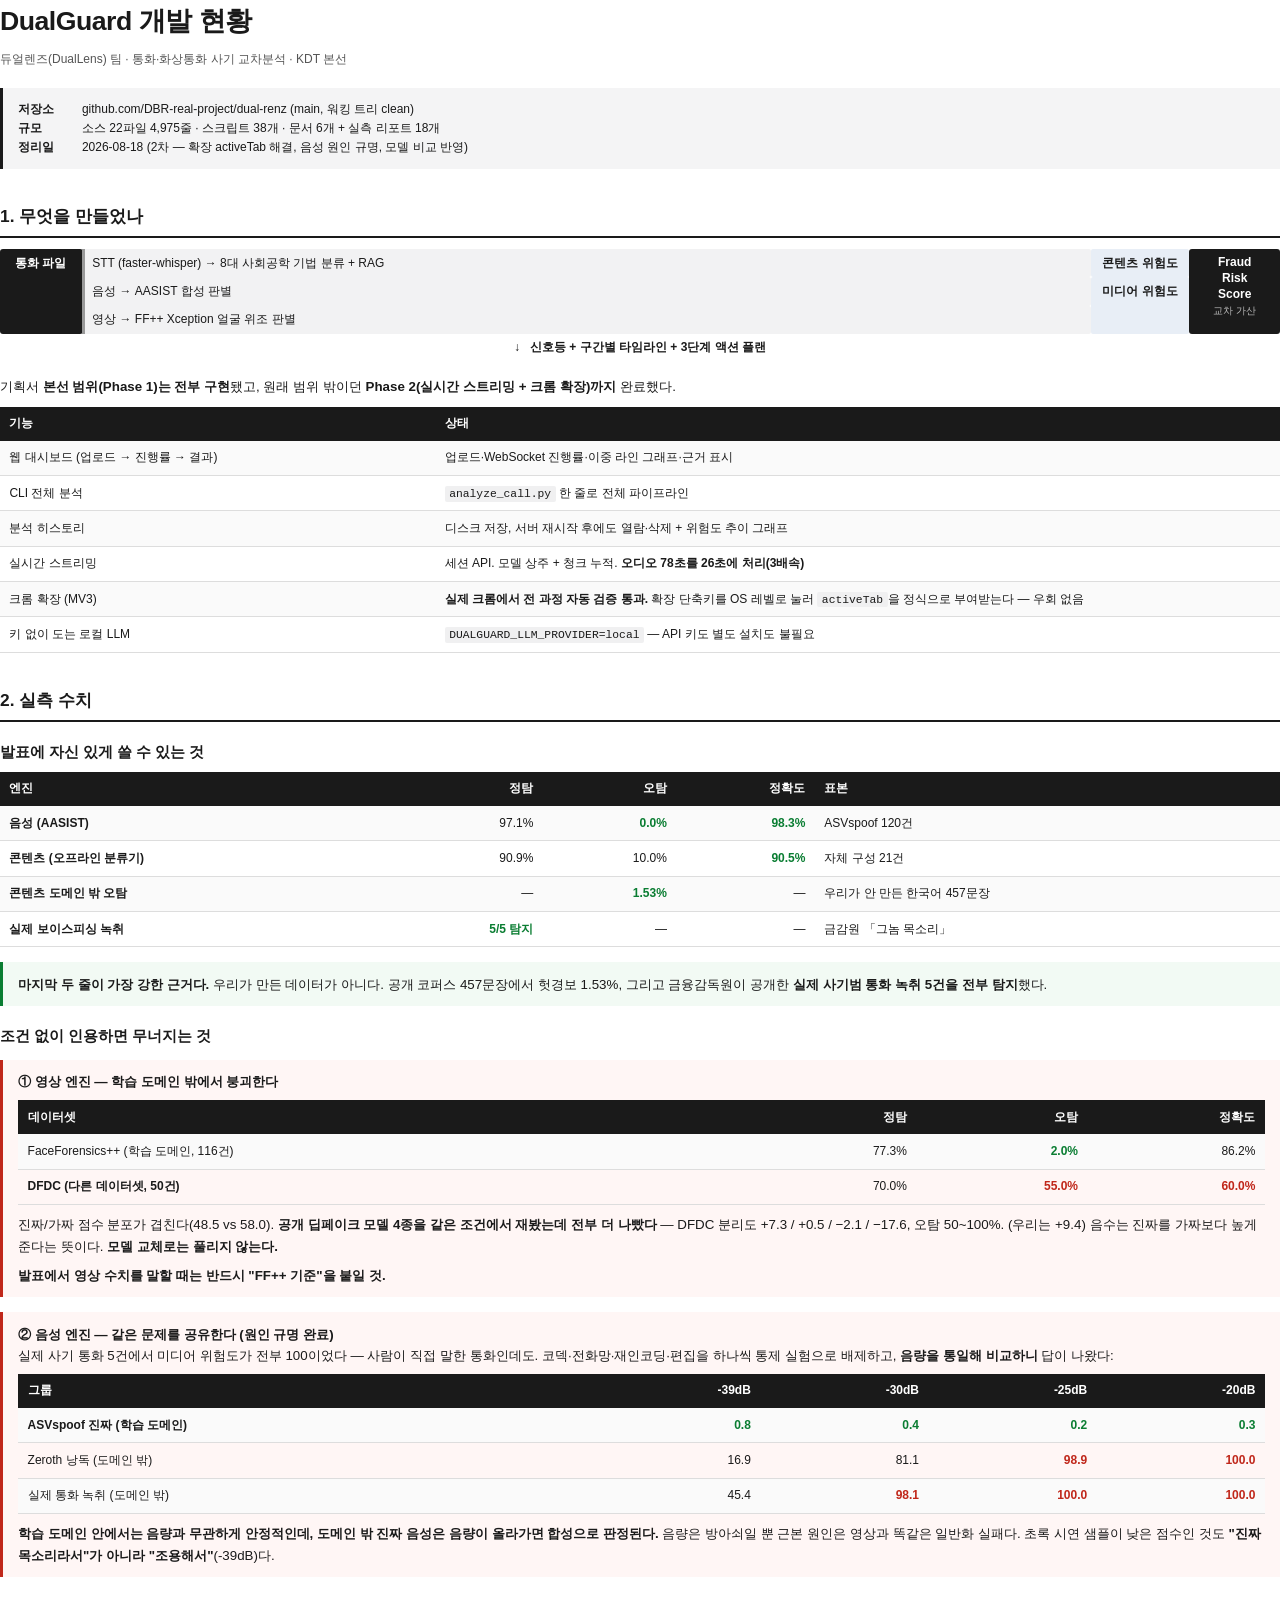
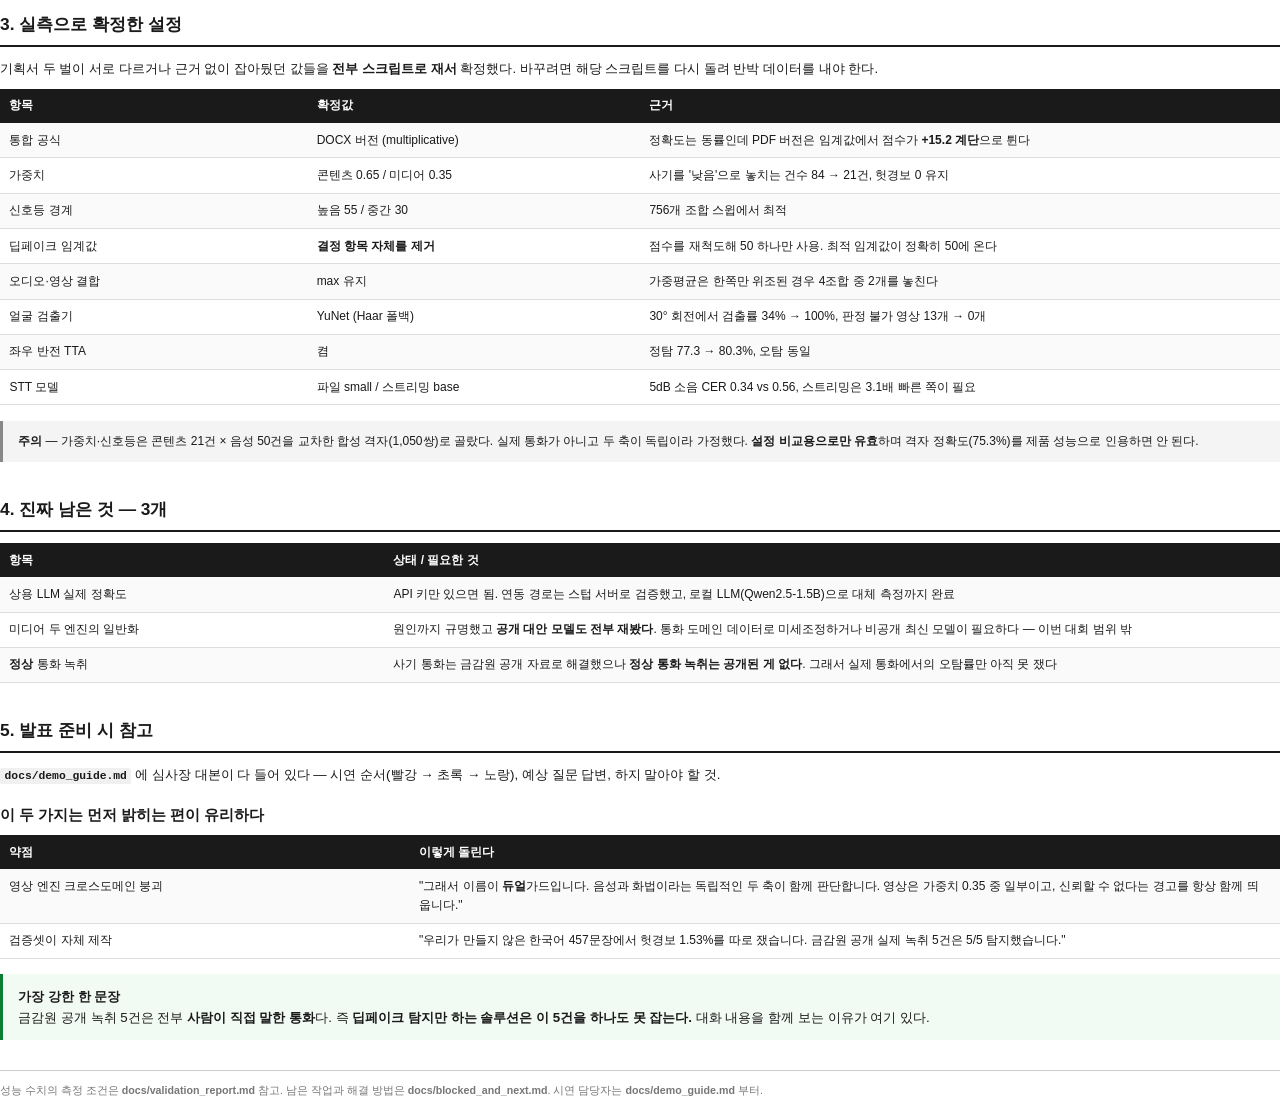
<file: docs/DualGuard_개발현황_2026-08-18.html>
<!doctype html>
<html lang="ko">
<head>
<meta charset="utf-8">
<title>DualGuard 개발 현황</title>
<style>
  @page { size: A4; margin: 16mm 14mm; }
  * { box-sizing: border-box; }
  body {
    font-family: "Malgun Gothic", "맑은 고딕", sans-serif;
    font-size: 10pt; line-height: 1.6; color: #1a1a1a; margin: 0;
    -webkit-print-color-adjust: exact; print-color-adjust: exact;
  }
  h1 { font-size: 20pt; margin: 0 0 2mm; letter-spacing: -0.5px; }
  h2 {
    font-size: 13pt; margin: 9mm 0 3mm; padding-bottom: 1.5mm;
    border-bottom: 2px solid #1a1a1a; page-break-after: avoid;
  }
  h3 { font-size: 11pt; margin: 5mm 0 2mm; page-break-after: avoid; }
  p { margin: 0 0 2.5mm; }
  .sub { color: #555; font-size: 9pt; margin-bottom: 5mm; }
  .meta {
    background: #f4f4f5; border-left: 3px solid #1a1a1a;
    padding: 3mm 4mm; margin-bottom: 6mm; font-size: 9pt;
  }
  .meta b { display: inline-block; min-width: 16mm; }
  table {
    width: 100%; border-collapse: collapse; margin: 2mm 0 4mm;
    font-size: 9pt; page-break-inside: avoid;
  }
  th {
    background: #1a1a1a; color: #fff; text-align: left;
    padding: 2mm 2.5mm; font-weight: 600;
  }
  td { padding: 2mm 2.5mm; border-bottom: 1px solid #ddd; vertical-align: top; }
  tr:nth-child(even) td { background: #fafafa; }
  .num { text-align: right; font-variant-numeric: tabular-nums; white-space: nowrap; }
  .good { color: #0a7d32; font-weight: 700; }
  .bad  { color: #c0271a; font-weight: 700; }
  code {
    font-family: Consolas, "D2Coding", monospace; font-size: 8.5pt;
    background: #f0f0f1; padding: 0.5mm 1.2mm; border-radius: 2px;
  }
  pre {
    background: #f7f7f8; border: 1px solid #e3e3e5; border-radius: 3px;
    padding: 3mm; font-family: Consolas, monospace; font-size: 8pt;
    line-height: 1.45; overflow: hidden; page-break-inside: avoid; margin: 2mm 0 4mm;
  }
  .warn {
    background: #fff6f5; border-left: 3px solid #c0271a;
    padding: 3mm 4mm; margin: 3mm 0 4mm; page-break-inside: avoid;
  }
  .ok {
    background: #f2faf4; border-left: 3px solid #0a7d32;
    padding: 3mm 4mm; margin: 3mm 0 4mm; page-break-inside: avoid;
  }
  .note {
    background: #f4f4f5; border-left: 3px solid #888;
    padding: 3mm 4mm; margin: 3mm 0 4mm; font-size: 9pt;
  }
  ul { margin: 0 0 3mm; padding-left: 5mm; }
  li { margin-bottom: 1.2mm; }
  .pb { page-break-before: always; }
  /* 파이프라인 도식 */
  table.flow { margin: 3mm 0 1mm; font-size: 9pt; }
  table.flow td { border: none; background: none !important; padding: 1.2mm 2mm; }
  table.flow .src {
    width: 22mm; background: #1a1a1a !important; color: #fff;
    text-align: center; font-weight: 700; border-radius: 3px; white-space: nowrap;
  }
  table.flow .ch {
    background: #f2f2f3 !important; border-left: 3px solid #999; border-radius: 2px;
  }
  table.flow .mid {
    width: 26mm; text-align: center; font-weight: 700;
    background: #e8eef6 !important; border-radius: 2px;
  }
  table.flow .out {
    width: 24mm; text-align: center; background: #1a1a1a !important;
    color: #fff; border-radius: 3px; line-height: 1.35;
  }
  table.flow .out span { font-size: 7.5pt; color: #bbb; font-weight: 400; }
  .flow-out { text-align: center; font-weight: 700; font-size: 9pt; margin: 0 0 5mm; }
  .foot {
    margin-top: 8mm; padding-top: 3mm; border-top: 1px solid #ccc;
    font-size: 8pt; color: #777;
  }
  .tag {
    display: inline-block; padding: 0.3mm 1.8mm; border-radius: 2px;
    font-size: 8pt; font-weight: 700; color: #fff;
  }
  .t-ok { background: #0a7d32; }
  .t-warn { background: #c0271a; }
</style>
</head>
<body>

<h1>DualGuard 개발 현황</h1>
<div class="sub">듀얼렌즈(DualLens) 팀 · 통화·화상통화 사기 교차분석 · KDT 본선</div>

<div class="meta">
  <b>저장소</b> github.com/DBR-real-project/dual-renz (main, 워킹 트리 clean)<br>
  <b>규모</b> 소스 22파일 4,975줄 · 스크립트 38개 · 문서 6개 + 실측 리포트 18개<br>
  <b>정리일</b> 2026-08-18 (2차 — 확장 activeTab 해결, 음성 원인 규명, 모델 비교 반영)
</div>

<h2>1. 무엇을 만들었나</h2>

<!-- ASCII 아트를 쓰지 않는 이유: Consolas에 한글 글리프가 없어 굴림체로 폴백되고,
     한글 글자폭이 달라 박스 정렬이 무너진다. 표로 그리면 폰트와 무관하게 정렬된다. -->
<table class="flow">
  <tr>
    <td rowspan="3" class="src">통화 파일</td>
    <td class="ch">STT (faster-whisper) → 8대 사회공학 기법 분류 + RAG</td>
    <td class="mid">콘텐츠 위험도</td>
    <td rowspan="3" class="out"><b>Fraud<br>Risk<br>Score</b><br><span>교차 가산</span></td>
  </tr>
  <tr>
    <td class="ch">음성 → AASIST 합성 판별</td>
    <td rowspan="2" class="mid">미디어 위험도</td>
  </tr>
  <tr><td class="ch">영상 → FF++ Xception 얼굴 위조 판별</td></tr>
</table>
<p class="flow-out">↓ &nbsp; 신호등 + 구간별 타임라인 + 3단계 액션 플랜</p>

<p>기획서 <b>본선 범위(Phase 1)는 전부 구현</b>됐고, 원래 범위 밖이던
<b>Phase 2(실시간 스트리밍 + 크롬 확장)까지</b> 완료했다.</p>

<table>
  <tr><th style="width:34%">기능</th><th>상태</th></tr>
  <tr><td>웹 대시보드 (업로드 → 진행률 → 결과)</td><td>업로드·WebSocket 진행률·이중 라인 그래프·근거 표시</td></tr>
  <tr><td>CLI 전체 분석</td><td><code>analyze_call.py</code> 한 줄로 전체 파이프라인</td></tr>
  <tr><td>분석 히스토리</td><td>디스크 저장, 서버 재시작 후에도 열람·삭제 + 위험도 추이 그래프</td></tr>
  <tr><td>실시간 스트리밍</td><td>세션 API. 모델 상주 + 청크 누적. <b>오디오 78초를 26초에 처리(3배속)</b></td></tr>
  <tr><td>크롬 확장 (MV3)</td><td><b>실제 크롬에서 전 과정 자동 검증 통과.</b> 확장 단축키를 OS 레벨로 눌러 <code>activeTab</code>을 정식으로 부여받는다 — 우회 없음</td></tr>
  <tr><td>키 없이 도는 로컬 LLM</td><td><code>DUALGUARD_LLM_PROVIDER=local</code> — API 키도 별도 설치도 불필요</td></tr>
</table>

<h2>2. 실측 수치</h2>

<h3>발표에 자신 있게 쓸 수 있는 것</h3>

<table>
  <tr>
    <th style="width:30%">엔진</th><th class="num">정탐</th><th class="num">오탐</th>
    <th class="num">정확도</th><th>표본</th>
  </tr>
  <tr>
    <td><b>음성 (AASIST)</b></td><td class="num">97.1%</td>
    <td class="num good">0.0%</td><td class="num good">98.3%</td>
    <td>ASVspoof 120건</td>
  </tr>
  <tr>
    <td><b>콘텐츠 (오프라인 분류기)</b></td><td class="num">90.9%</td>
    <td class="num">10.0%</td><td class="num good">90.5%</td>
    <td>자체 구성 21건</td>
  </tr>
  <tr>
    <td><b>콘텐츠 도메인 밖 오탐</b></td><td class="num">—</td>
    <td class="num good">1.53%</td><td class="num">—</td>
    <td>우리가 안 만든 한국어 457문장</td>
  </tr>
  <tr>
    <td><b>실제 보이스피싱 녹취</b></td><td class="num good">5/5 탐지</td>
    <td class="num">—</td><td class="num">—</td>
    <td>금감원 「그놈 목소리」</td>
  </tr>
</table>

<div class="ok">
<b>마지막 두 줄이 가장 강한 근거다.</b> 우리가 만든 데이터가 아니다.
공개 코퍼스 457문장에서 헛경보 1.53%, 그리고 금융감독원이 공개한
<b>실제 사기범 통화 녹취 5건을 전부 탐지</b>했다.
</div>

<h3>조건 없이 인용하면 무너지는 것</h3>

<div class="warn">
<b>① 영상 엔진 — 학습 도메인 밖에서 붕괴한다</b>
<table style="margin-bottom:0">
  <tr><th>데이터셋</th><th class="num">정탐</th><th class="num">오탐</th><th class="num">정확도</th></tr>
  <tr><td>FaceForensics++ (학습 도메인, 116건)</td><td class="num">77.3%</td>
      <td class="num good">2.0%</td><td class="num">86.2%</td></tr>
  <tr><td><b>DFDC (다른 데이터셋, 50건)</b></td><td class="num">70.0%</td>
      <td class="num bad">55.0%</td><td class="num bad">60.0%</td></tr>
</table>
<p style="margin-top:2.5mm;margin-bottom:2mm">진짜/가짜 점수 분포가 겹친다(48.5 vs 58.0).
<b>공개 딥페이크 모델 4종을 같은 조건에서 재봤는데 전부 더 나빴다</b> —
DFDC 분리도 +7.3 / +0.5 / −2.1 / −17.6, 오탐 50~100%. (우리는 +9.4)
음수는 진짜를 가짜보다 높게 준다는 뜻이다. <b>모델 교체로는 풀리지 않는다.</b></p>
<p style="margin-bottom:0"><b>발표에서 영상 수치를 말할 때는 반드시 "FF++ 기준"을 붙일 것.</b></p>
</div>

<div class="warn">
<b>② 음성 엔진 — 같은 문제를 공유한다 (원인 규명 완료)</b>
<p style="margin-bottom:2mm">실제 사기 통화 5건에서 미디어 위험도가 전부 100이었다 — 사람이 직접 말한 통화인데도.
코덱·전화망·재인코딩·편집을 하나씩 통제 실험으로 배제하고, <b>음량을 통일해 비교하니</b> 답이 나왔다:</p>
<table style="margin-bottom:0">
  <tr><th>그룹</th><th class="num">-39dB</th><th class="num">-30dB</th><th class="num">-25dB</th><th class="num">-20dB</th></tr>
  <tr><td><b>ASVspoof 진짜 (학습 도메인)</b></td><td class="num good">0.8</td>
      <td class="num good">0.4</td><td class="num good">0.2</td><td class="num good">0.3</td></tr>
  <tr><td>Zeroth 낭독 (도메인 밖)</td><td class="num">16.9</td>
      <td class="num">81.1</td><td class="num bad">98.9</td><td class="num bad">100.0</td></tr>
  <tr><td>실제 통화 녹취 (도메인 밖)</td><td class="num">45.4</td>
      <td class="num bad">98.1</td><td class="num bad">100.0</td><td class="num bad">100.0</td></tr>
</table>
<p style="margin-top:2.5mm;margin-bottom:0"><b>학습 도메인 안에서는 음량과 무관하게 안정적인데, 도메인 밖 진짜 음성은
음량이 올라가면 합성으로 판정된다.</b> 음량은 방아쇠일 뿐 근본 원인은 영상과 똑같은 일반화 실패다.
초록 시연 샘플이 낮은 점수인 것도 <b>"진짜 목소리라서"가 아니라 "조용해서"</b>(-39dB)다.</p>
</div>

<div class="pb"></div>

<h2>3. 실측으로 확정한 설정</h2>

<p>기획서 두 벌이 서로 다르거나 근거 없이 잡아뒀던 값들을 <b>전부 스크립트로 재서</b> 확정했다.
바꾸려면 해당 스크립트를 다시 돌려 반박 데이터를 내야 한다.</p>

<table>
  <tr><th style="width:24%">항목</th><th style="width:26%">확정값</th><th>근거</th></tr>
  <tr><td>통합 공식</td><td>DOCX 버전 (multiplicative)</td>
      <td>정확도는 동률인데 PDF 버전은 임계값에서 점수가 <b>+15.2 계단</b>으로 튄다</td></tr>
  <tr><td>가중치</td><td>콘텐츠 0.65 / 미디어 0.35</td>
      <td>사기를 '낮음'으로 놓치는 건수 84 → 21건, 헛경보 0 유지</td></tr>
  <tr><td>신호등 경계</td><td>높음 55 / 중간 30</td>
      <td>756개 조합 스윕에서 최적</td></tr>
  <tr><td>딥페이크 임계값</td><td><b>결정 항목 자체를 제거</b></td>
      <td>점수를 재척도해 50 하나만 사용. 최적 임계값이 정확히 50에 온다</td></tr>
  <tr><td>오디오·영상 결합</td><td>max 유지</td>
      <td>가중평균은 한쪽만 위조된 경우 4조합 중 2개를 놓친다</td></tr>
  <tr><td>얼굴 검출기</td><td>YuNet (Haar 폴백)</td>
      <td>30° 회전에서 검출률 34% → 100%, 판정 불가 영상 13개 → 0개</td></tr>
  <tr><td>좌우 반전 TTA</td><td>켬</td>
      <td>정탐 77.3 → 80.3%, 오탐 동일</td></tr>
  <tr><td>STT 모델</td><td>파일 small / 스트리밍 base</td>
      <td>5dB 소음 CER 0.34 vs 0.56, 스트리밍은 3.1배 빠른 쪽이 필요</td></tr>
</table>

<div class="note">
<b>주의</b> — 가중치·신호등은 콘텐츠 21건 × 음성 50건을 교차한 합성 격자(1,050쌍)로 골랐다.
실제 통화가 아니고 두 축이 독립이라 가정했다. <b>설정 비교용으로만 유효</b>하며
격자 정확도(75.3%)를 제품 성능으로 인용하면 안 된다.
</div>

<h2>4. 진짜 남은 것 — 3개</h2>

<table>
  <tr><th style="width:30%">항목</th><th>상태 / 필요한 것</th></tr>
  <tr>
    <td>상용 LLM 실제 정확도</td>
    <td>API 키만 있으면 됨. 연동 경로는 스텁 서버로 검증했고,
    로컬 LLM(Qwen2.5-1.5B)으로 대체 측정까지 완료</td>
  </tr>
  <tr>
    <td>미디어 두 엔진의 일반화</td>
    <td>원인까지 규명했고 <b>공개 대안 모델도 전부 재봤다</b>. 통화 도메인 데이터로
    미세조정하거나 비공개 최신 모델이 필요하다 — 이번 대회 범위 밖</td>
  </tr>
  <tr>
    <td><b>정상</b> 통화 녹취</td>
    <td>사기 통화는 금감원 공개 자료로 해결했으나 <b>정상 통화 녹취는 공개된 게 없다</b>.
    그래서 실제 통화에서의 오탐률만 아직 못 쟀다</td>
  </tr>
</table>

<h2>5. 발표 준비 시 참고</h2>

<p><b><code>docs/demo_guide.md</code></b> 에 심사장 대본이 다 들어 있다 —
시연 순서(빨강 → 초록 → 노랑), 예상 질문 답변, 하지 말아야 할 것.</p>

<h3>이 두 가지는 먼저 밝히는 편이 유리하다</h3>

<table>
  <tr><th style="width:32%">약점</th><th>이렇게 돌린다</th></tr>
  <tr>
    <td>영상 엔진 크로스도메인 붕괴</td>
    <td>"그래서 이름이 <b>듀얼</b>가드입니다. 음성과 화법이라는 독립적인 두 축이 함께 판단합니다.
    영상은 가중치 0.35 중 일부이고, 신뢰할 수 없다는 경고를 항상 함께 띄웁니다."</td>
  </tr>
  <tr>
    <td>검증셋이 자체 제작</td>
    <td>"우리가 만들지 않은 한국어 457문장에서 헛경보 1.53%를 따로 쟀습니다.
    금감원 공개 실제 녹취 5건은 5/5 탐지했습니다."</td>
  </tr>
</table>

<div class="ok">
<b>가장 강한 한 문장</b><br>
금감원 공개 녹취 5건은 전부 <b>사람이 직접 말한 통화</b>다.
즉 <b>딥페이크 탐지만 하는 솔루션은 이 5건을 하나도 못 잡는다.</b>
대화 내용을 함께 보는 이유가 여기 있다.
</div>

<div class="foot">
성능 수치의 측정 조건은 <b>docs/validation_report.md</b> 참고.
남은 작업과 해결 방법은 <b>docs/blocked_and_next.md</b>.
시연 담당자는 <b>docs/demo_guide.md</b> 부터.
</div>

</body>
</html>
</file>
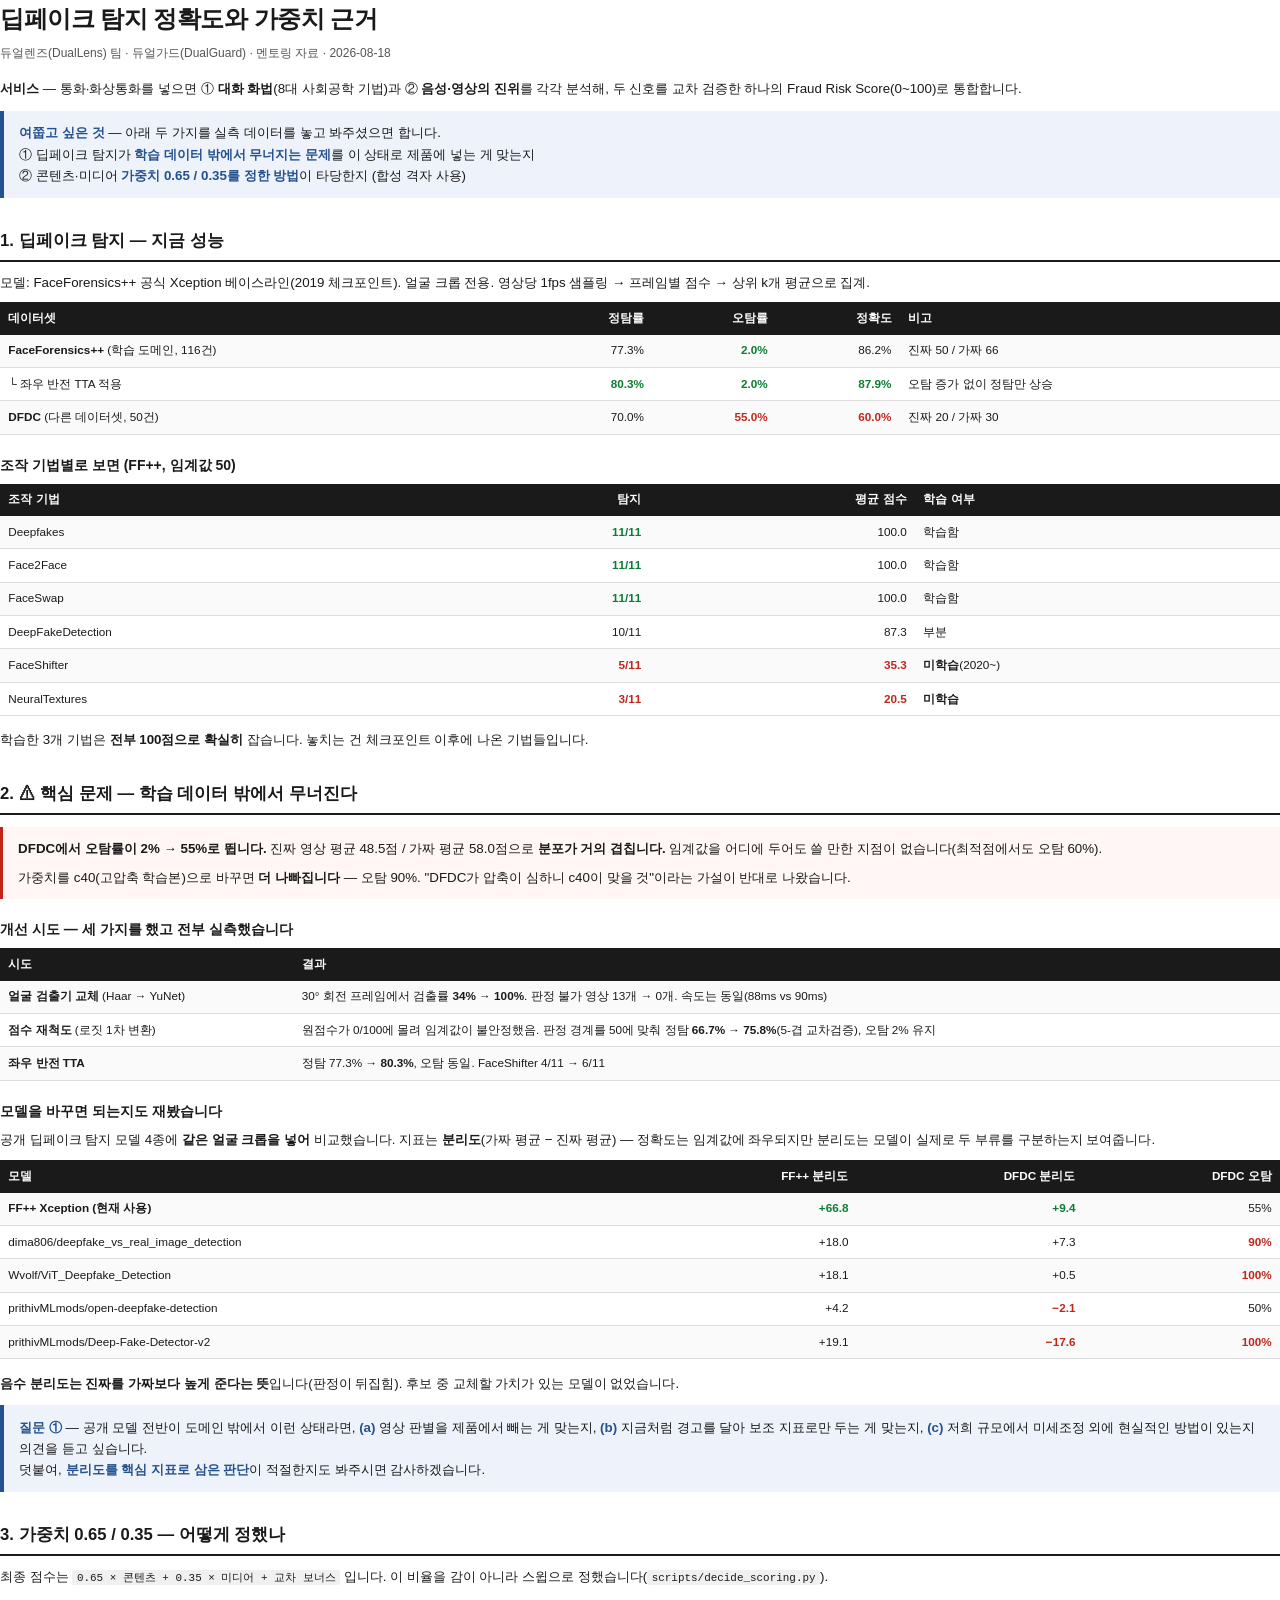
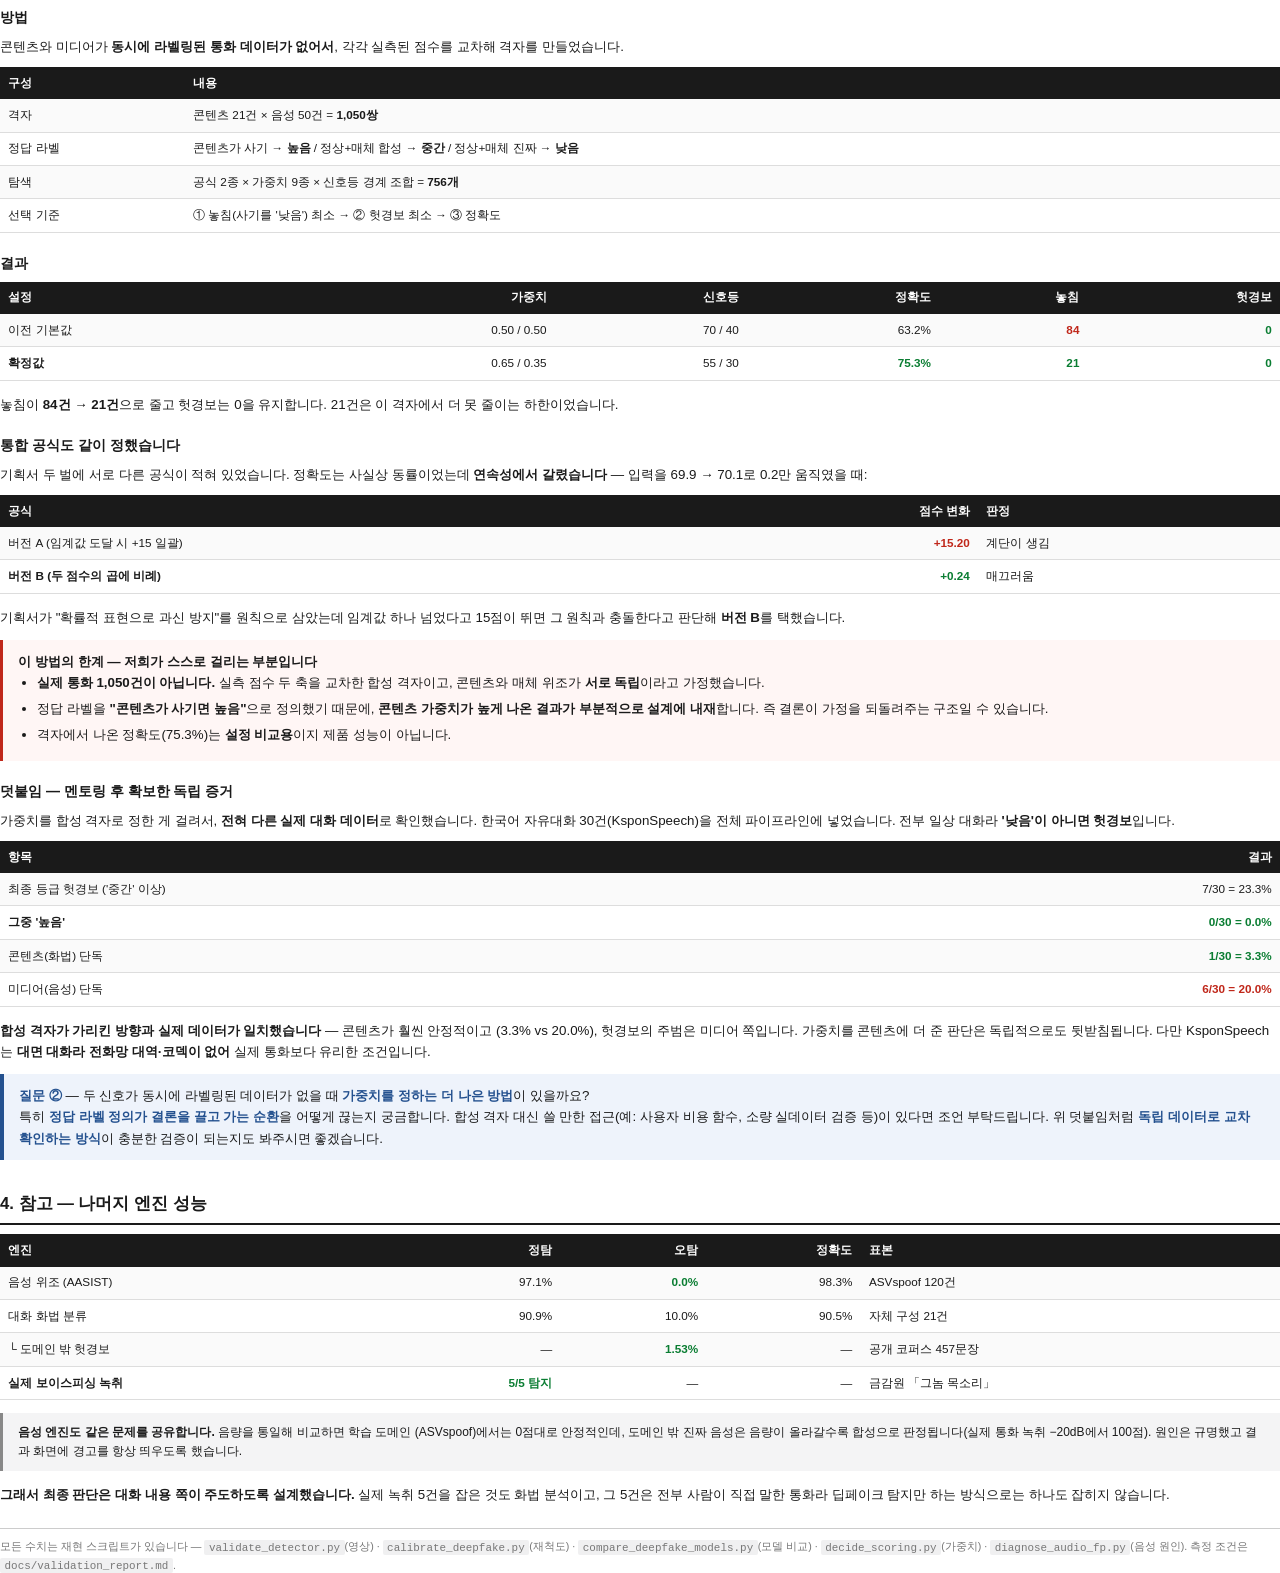
<file: docs/DualGuard_멘토링_딥페이크정확도와가중치.html>
<!doctype html>
<html lang="ko">
<head>
<meta charset="utf-8">
<title>DualGuard 멘토링 자료 — 딥페이크 탐지 정확도와 가중치 근거</title>
<style>
  @page { size: A4; margin: 15mm 14mm; }
  * { box-sizing: border-box; }
  body { font-family: "Malgun Gothic", sans-serif; font-size: 10pt; line-height: 1.6;
         color: #1a1a1a; margin: 0;
         -webkit-print-color-adjust: exact; print-color-adjust: exact; }
  h1 { font-size: 18pt; margin: 0 0 1.5mm; letter-spacing: -0.5px; }
  h2 { font-size: 12.5pt; margin: 8mm 0 2.5mm; padding-bottom: 1.5mm;
       border-bottom: 2px solid #1a1a1a; page-break-after: avoid; }
  h3 { font-size: 10.5pt; margin: 5mm 0 2mm; page-break-after: avoid; }
  p { margin: 0 0 2.5mm; }
  .sub { color: #555; font-size: 9pt; margin-bottom: 4mm; }
  .ask { background: #eef3fb; border-left: 4px solid #24518f; padding: 3mm 4mm;
         margin: 3mm 0 4mm; page-break-inside: avoid; }
  .ask b { color: #24518f; }
  table { width: 100%; border-collapse: collapse; margin: 2mm 0 3.5mm;
          font-size: 8.8pt; page-break-inside: avoid; }
  th { background: #1a1a1a; color: #fff; text-align: left; padding: 1.8mm 2.2mm; font-weight: 600; }
  td { padding: 1.8mm 2.2mm; border-bottom: 1px solid #ddd; vertical-align: top; }
  tr:nth-child(even) td { background: #fafafa; }
  .num { text-align: right; font-variant-numeric: tabular-nums; white-space: nowrap; }
  .good { color: #0a7d32; font-weight: 700; }
  .bad  { color: #c0271a; font-weight: 700; }
  code { font-family: Consolas, monospace; font-size: 8.2pt; background: #f0f0f1;
         padding: 0.4mm 1.2mm; border-radius: 2px; }
  .warn { background: #fff6f5; border-left: 3px solid #c0271a; padding: 3mm 4mm;
          margin: 3mm 0 4mm; page-break-inside: avoid; }
  .note { background: #f4f4f5; border-left: 3px solid #888; padding: 2.5mm 4mm;
          margin: 2.5mm 0 3.5mm; font-size: 9pt; }
  ul { margin: 0 0 3mm; padding-left: 5mm; }
  li { margin-bottom: 1.2mm; }
  .foot { margin-top: 6mm; padding-top: 2.5mm; border-top: 1px solid #ccc;
          font-size: 8pt; color: #777; }
  .pb { page-break-before: always; }
</style>
</head>
<body>

<h1>딥페이크 탐지 정확도와 가중치 근거</h1>
<div class="sub">듀얼렌즈(DualLens) 팀 · 듀얼가드(DualGuard) · 멘토링 자료 · 2026-08-18</div>

<p><b>서비스</b> — 통화·화상통화를 넣으면 ① <b>대화 화법</b>(8대 사회공학 기법)과
② <b>음성·영상의 진위</b>를 각각 분석해, 두 신호를 교차 검증한 하나의
Fraud Risk Score(0~100)로 통합합니다.</p>

<div class="ask">
<b>여쭙고 싶은 것</b> — 아래 두 가지를 실측 데이터를 놓고 봐주셨으면 합니다.<br>
① 딥페이크 탐지가 <b>학습 데이터 밖에서 무너지는 문제</b>를 이 상태로 제품에 넣는 게 맞는지<br>
② 콘텐츠·미디어 <b>가중치 0.65 / 0.35를 정한 방법</b>이 타당한지 (합성 격자 사용)
</div>

<h2>1. 딥페이크 탐지 — 지금 성능</h2>

<p>모델: FaceForensics++ 공식 Xception 베이스라인(2019 체크포인트). 얼굴 크롭 전용.
영상당 1fps 샘플링 → 프레임별 점수 → 상위 k개 평균으로 집계.</p>

<table>
  <tr><th>데이터셋</th><th class="num">정탐률</th><th class="num">오탐률</th><th class="num">정확도</th><th>비고</th></tr>
  <tr><td><b>FaceForensics++</b> (학습 도메인, 116건)</td>
      <td class="num">77.3%</td><td class="num good">2.0%</td><td class="num">86.2%</td>
      <td>진짜 50 / 가짜 66</td></tr>
  <tr><td>└ 좌우 반전 TTA 적용</td>
      <td class="num good">80.3%</td><td class="num good">2.0%</td><td class="num good">87.9%</td>
      <td>오탐 증가 없이 정탐만 상승</td></tr>
  <tr><td><b>DFDC</b> (다른 데이터셋, 50건)</td>
      <td class="num">70.0%</td><td class="num bad">55.0%</td><td class="num bad">60.0%</td>
      <td>진짜 20 / 가짜 30</td></tr>
</table>

<h3>조작 기법별로 보면 (FF++, 임계값 50)</h3>

<table>
  <tr><th>조작 기법</th><th class="num">탐지</th><th class="num">평균 점수</th><th>학습 여부</th></tr>
  <tr><td>Deepfakes</td><td class="num good">11/11</td><td class="num">100.0</td><td>학습함</td></tr>
  <tr><td>Face2Face</td><td class="num good">11/11</td><td class="num">100.0</td><td>학습함</td></tr>
  <tr><td>FaceSwap</td><td class="num good">11/11</td><td class="num">100.0</td><td>학습함</td></tr>
  <tr><td>DeepFakeDetection</td><td class="num">10/11</td><td class="num">87.3</td><td>부분</td></tr>
  <tr><td>FaceShifter</td><td class="num bad">5/11</td><td class="num bad">35.3</td><td><b>미학습</b>(2020~)</td></tr>
  <tr><td>NeuralTextures</td><td class="num bad">3/11</td><td class="num bad">20.5</td><td><b>미학습</b></td></tr>
</table>

<p>학습한 3개 기법은 <b>전부 100점으로 확실히</b> 잡습니다. 놓치는 건 체크포인트 이후에
나온 기법들입니다.</p>

<h2>2. ⚠ 핵심 문제 — 학습 데이터 밖에서 무너진다</h2>

<div class="warn">
<p style="margin-bottom:2mm"><b>DFDC에서 오탐률이 2% → 55%로 뜁니다.</b>
진짜 영상 평균 48.5점 / 가짜 평균 58.0점으로 <b>분포가 거의 겹칩니다.</b>
임계값을 어디에 두어도 쓸 만한 지점이 없습니다(최적점에서도 오탐 60%).</p>
<p style="margin-bottom:0">가중치를 c40(고압축 학습본)으로 바꾸면 <b>더 나빠집니다</b> — 오탐 90%.
"DFDC가 압축이 심하니 c40이 맞을 것"이라는 가설이 반대로 나왔습니다.</p>
</div>

<h3>개선 시도 — 세 가지를 했고 전부 실측했습니다</h3>

<table>
  <tr><th>시도</th><th>결과</th></tr>
  <tr><td><b>얼굴 검출기 교체</b> (Haar → YuNet)</td>
      <td>30° 회전 프레임에서 검출률 <b>34% → 100%</b>. 판정 불가 영상 13개 → 0개.
      속도는 동일(88ms vs 90ms)</td></tr>
  <tr><td><b>점수 재척도</b> (로짓 1차 변환)</td>
      <td>원점수가 0/100에 몰려 임계값이 불안정했음. 판정 경계를 50에 맞춰
      정탐 <b>66.7% → 75.8%</b>(5-겹 교차검증), 오탐 2% 유지</td></tr>
  <tr><td><b>좌우 반전 TTA</b></td>
      <td>정탐 77.3% → <b>80.3%</b>, 오탐 동일. FaceShifter 4/11 → 6/11</td></tr>
</table>

<h3>모델을 바꾸면 되는지도 재봤습니다</h3>

<p>공개 딥페이크 탐지 모델 4종에 <b>같은 얼굴 크롭을 넣어</b> 비교했습니다.
지표는 <b>분리도</b>(가짜 평균 − 진짜 평균) — 정확도는 임계값에 좌우되지만
분리도는 모델이 실제로 두 부류를 구분하는지 보여줍니다.</p>

<table>
  <tr><th>모델</th><th class="num">FF++ 분리도</th><th class="num">DFDC 분리도</th><th class="num">DFDC 오탐</th></tr>
  <tr><td><b>FF++ Xception (현재 사용)</b></td>
      <td class="num good">+66.8</td><td class="num good">+9.4</td><td class="num">55%</td></tr>
  <tr><td>dima806/deepfake_vs_real_image_detection</td>
      <td class="num">+18.0</td><td class="num">+7.3</td><td class="num bad">90%</td></tr>
  <tr><td>Wvolf/ViT_Deepfake_Detection</td>
      <td class="num">+18.1</td><td class="num">+0.5</td><td class="num bad">100%</td></tr>
  <tr><td>prithivMLmods/open-deepfake-detection</td>
      <td class="num">+4.2</td><td class="num bad">−2.1</td><td class="num">50%</td></tr>
  <tr><td>prithivMLmods/Deep-Fake-Detector-v2</td>
      <td class="num">+19.1</td><td class="num bad">−17.6</td><td class="num bad">100%</td></tr>
</table>

<p><b>음수 분리도는 진짜를 가짜보다 높게 준다는 뜻</b>입니다(판정이 뒤집힘).
후보 중 교체할 가치가 있는 모델이 없었습니다.</p>

<div class="ask">
<b>질문 ①</b> — 공개 모델 전반이 도메인 밖에서 이런 상태라면,
<b>(a)</b> 영상 판별을 제품에서 빼는 게 맞는지, <b>(b)</b> 지금처럼 경고를 달아
보조 지표로만 두는 게 맞는지, <b>(c)</b> 저희 규모에서 미세조정 외에 현실적인
방법이 있는지 의견을 듣고 싶습니다.<br>
덧붙여, <b>분리도를 핵심 지표로 삼은 판단</b>이 적절한지도 봐주시면 감사하겠습니다.
</div>

<div class="pb"></div>

<h2>3. 가중치 0.65 / 0.35 — 어떻게 정했나</h2>

<p>최종 점수는 <code>0.65 × 콘텐츠 + 0.35 × 미디어 + 교차 보너스</code> 입니다.
이 비율을 감이 아니라 스윕으로 정했습니다(<code>scripts/decide_scoring.py</code>).</p>

<h3>방법</h3>

<p>콘텐츠와 미디어가 <b>동시에 라벨링된 통화 데이터가 없어서</b>, 각각 실측된 점수를
교차해 격자를 만들었습니다.</p>

<table>
  <tr><th>구성</th><th>내용</th></tr>
  <tr><td>격자</td><td>콘텐츠 21건 × 음성 50건 = <b>1,050쌍</b></td></tr>
  <tr><td>정답 라벨</td><td>콘텐츠가 사기 → <b>높음</b> / 정상+매체 합성 → <b>중간</b> / 정상+매체 진짜 → <b>낮음</b></td></tr>
  <tr><td>탐색</td><td>공식 2종 × 가중치 9종 × 신호등 경계 조합 = <b>756개</b></td></tr>
  <tr><td>선택 기준</td><td>① 놓침(사기를 '낮음') 최소 → ② 헛경보 최소 → ③ 정확도</td></tr>
</table>

<h3>결과</h3>

<table>
  <tr><th>설정</th><th class="num">가중치</th><th class="num">신호등</th><th class="num">정확도</th><th class="num">놓침</th><th class="num">헛경보</th></tr>
  <tr><td>이전 기본값</td><td class="num">0.50 / 0.50</td><td class="num">70 / 40</td>
      <td class="num">63.2%</td><td class="num bad">84</td><td class="num good">0</td></tr>
  <tr><td><b>확정값</b></td><td class="num">0.65 / 0.35</td><td class="num">55 / 30</td>
      <td class="num good">75.3%</td><td class="num good">21</td><td class="num good">0</td></tr>
</table>

<p>놓침이 <b>84건 → 21건</b>으로 줄고 헛경보는 0을 유지합니다. 21건은 이 격자에서
더 못 줄이는 하한이었습니다.</p>

<h3>통합 공식도 같이 정했습니다</h3>

<p>기획서 두 벌에 서로 다른 공식이 적혀 있었습니다. 정확도는 사실상 동률이었는데
<b>연속성에서 갈렸습니다</b> — 입력을 69.9 → 70.1로 0.2만 움직였을 때:</p>

<table>
  <tr><th>공식</th><th class="num">점수 변화</th><th>판정</th></tr>
  <tr><td>버전 A (임계값 도달 시 +15 일괄)</td><td class="num bad">+15.20</td><td>계단이 생김</td></tr>
  <tr><td><b>버전 B (두 점수의 곱에 비례)</b></td><td class="num good">+0.24</td><td>매끄러움</td></tr>
</table>

<p>기획서가 "확률적 표현으로 과신 방지"를 원칙으로 삼았는데 임계값 하나 넘었다고
15점이 뛰면 그 원칙과 충돌한다고 판단해 <b>버전 B</b>를 택했습니다.</p>

<div class="warn">
<b>이 방법의 한계 — 저희가 스스로 걸리는 부분입니다</b>
<ul style="margin-bottom:0">
  <li><b>실제 통화 1,050건이 아닙니다.</b> 실측 점수 두 축을 교차한 합성 격자이고,
      콘텐츠와 매체 위조가 <b>서로 독립</b>이라고 가정했습니다.</li>
  <li>정답 라벨을 <b>"콘텐츠가 사기면 높음"</b>으로 정의했기 때문에,
      <b>콘텐츠 가중치가 높게 나온 결과가 부분적으로 설계에 내재</b>합니다.
      즉 결론이 가정을 되돌려주는 구조일 수 있습니다.</li>
  <li>격자에서 나온 정확도(75.3%)는 <b>설정 비교용</b>이지 제품 성능이 아닙니다.</li>
</ul>
</div>

<h3>덧붙임 — 멘토링 후 확보한 독립 증거</h3>

<p>가중치를 합성 격자로 정한 게 걸려서, <b>전혀 다른 실제 대화 데이터</b>로 확인했습니다.
한국어 자유대화 30건(KsponSpeech)을 전체 파이프라인에 넣었습니다.
전부 일상 대화라 <b>'낮음'이 아니면 헛경보</b>입니다.</p>

<table>
  <tr><th>항목</th><th class="num">결과</th></tr>
  <tr><td>최종 등급 헛경보 ('중간' 이상)</td><td class="num">7/30 = 23.3%</td></tr>
  <tr><td><b>그중 '높음'</b></td><td class="num good">0/30 = 0.0%</td></tr>
  <tr><td>콘텐츠(화법) 단독</td><td class="num good">1/30 = 3.3%</td></tr>
  <tr><td>미디어(음성) 단독</td><td class="num bad">6/30 = 20.0%</td></tr>
</table>

<p><b>합성 격자가 가리킨 방향과 실제 데이터가 일치했습니다</b> — 콘텐츠가 훨씬 안정적이고
(3.3% vs 20.0%), 헛경보의 주범은 미디어 쪽입니다. 가중치를 콘텐츠에 더 준 판단은
독립적으로도 뒷받침됩니다. 다만 KsponSpeech는 <b>대면 대화라 전화망 대역·코덱이 없어</b>
실제 통화보다 유리한 조건입니다.</p>

<div class="ask">
<b>질문 ②</b> — 두 신호가 동시에 라벨링된 데이터가 없을 때
<b>가중치를 정하는 더 나은 방법</b>이 있을까요?<br>
특히 <b>정답 라벨 정의가 결론을 끌고 가는 순환</b>을 어떻게 끊는지 궁금합니다.
합성 격자 대신 쓸 만한 접근(예: 사용자 비용 함수, 소량 실데이터 검증 등)이
있다면 조언 부탁드립니다. 위 덧붙임처럼 <b>독립 데이터로 교차 확인하는 방식</b>이
충분한 검증이 되는지도 봐주시면 좋겠습니다.
</div>

<h2>4. 참고 — 나머지 엔진 성능</h2>

<table>
  <tr><th>엔진</th><th class="num">정탐</th><th class="num">오탐</th><th class="num">정확도</th><th>표본</th></tr>
  <tr><td>음성 위조 (AASIST)</td><td class="num">97.1%</td><td class="num good">0.0%</td>
      <td class="num">98.3%</td><td>ASVspoof 120건</td></tr>
  <tr><td>대화 화법 분류</td><td class="num">90.9%</td><td class="num">10.0%</td>
      <td class="num">90.5%</td><td>자체 구성 21건</td></tr>
  <tr><td>└ 도메인 밖 헛경보</td><td class="num">—</td><td class="num good">1.53%</td>
      <td class="num">—</td><td>공개 코퍼스 457문장</td></tr>
  <tr><td><b>실제 보이스피싱 녹취</b></td><td class="num good">5/5 탐지</td>
      <td class="num">—</td><td class="num">—</td><td>금감원 「그놈 목소리」</td></tr>
</table>

<div class="note">
<b>음성 엔진도 같은 문제를 공유합니다.</b> 음량을 통일해 비교하면 학습 도메인
(ASVspoof)에서는 0점대로 안정적인데, 도메인 밖 진짜 음성은 음량이 올라갈수록
합성으로 판정됩니다(실제 통화 녹취 −20dB에서 100점). 원인은 규명했고
결과 화면에 경고를 항상 띄우도록 했습니다.
</div>

<p><b>그래서 최종 판단은 대화 내용 쪽이 주도하도록 설계했습니다.</b>
실제 녹취 5건을 잡은 것도 화법 분석이고, 그 5건은 전부 사람이 직접 말한 통화라
딥페이크 탐지만 하는 방식으로는 하나도 잡히지 않습니다.</p>

<div class="foot">
모든 수치는 재현 스크립트가 있습니다 —
<code>validate_detector.py</code>(영상) · <code>calibrate_deepfake.py</code>(재척도) ·
<code>compare_deepfake_models.py</code>(모델 비교) · <code>decide_scoring.py</code>(가중치) ·
<code>diagnose_audio_fp.py</code>(음성 원인). 측정 조건은 <code>docs/validation_report.md</code>.
</div>

</body>
</html>
</file>
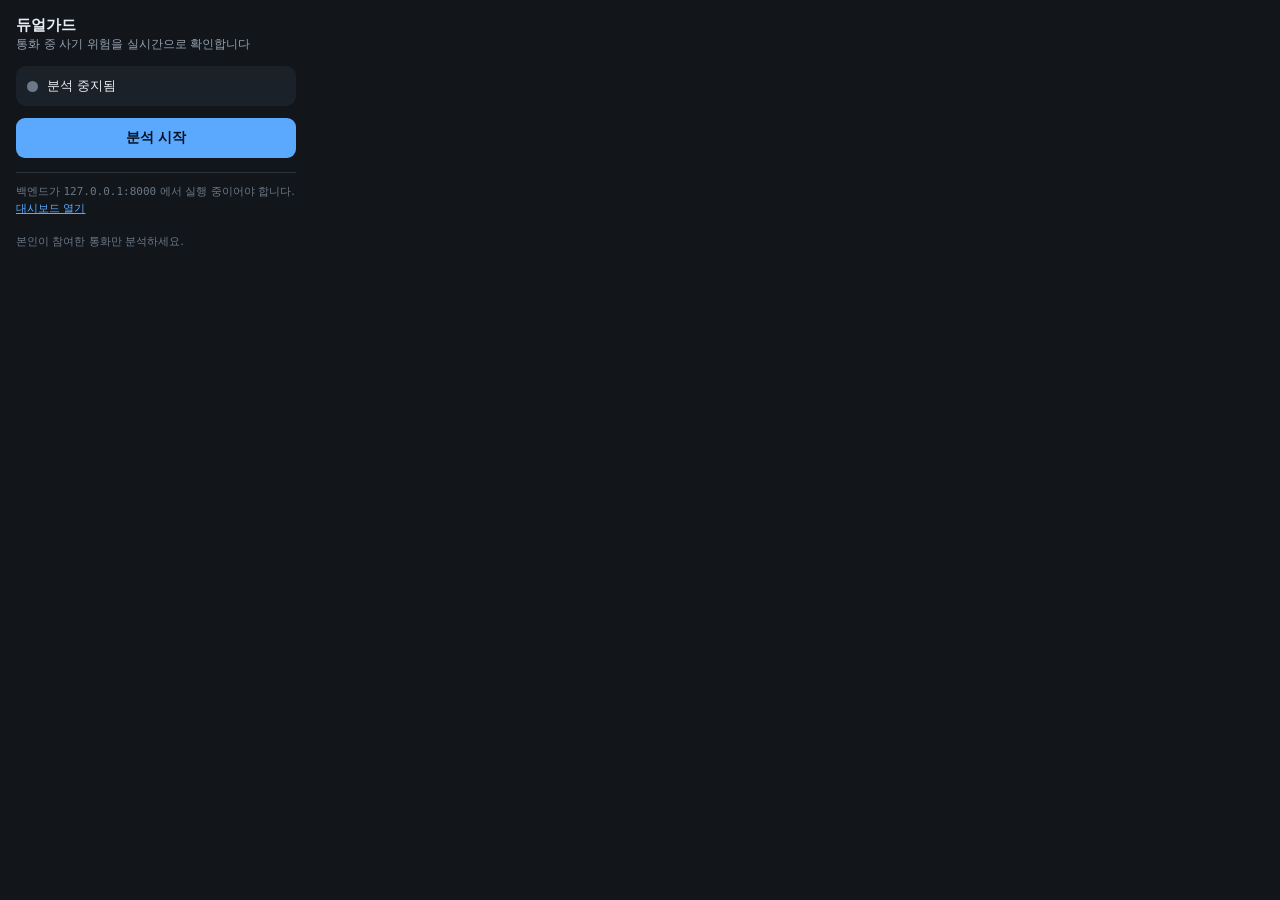
<file: extension/popup.html>
<!DOCTYPE html>
<html lang="ko">
<head>
<meta charset="utf-8">
<style>
  body{width:280px;margin:0;padding:16px;background:#12161b;color:#e8edf3;
       font-family:"Malgun Gothic",system-ui,sans-serif;font-size:13px}
  h1{font-size:15px;margin:0 0 2px}
  .sub{color:#93a1b0;font-size:11.5px;margin:0 0 14px}
  .state{display:flex;align-items:center;gap:9px;padding:11px;border-radius:10px;
         background:#1b2129;margin-bottom:12px}
  .dot{width:11px;height:11px;border-radius:50%;background:#6b7887;flex:none}
  .dot.on{background:#2ecc71}
  .score{margin-left:auto;font-weight:700;font-size:16px}
  button{width:100%;padding:11px;border:0;border-radius:9px;font-size:14px;
         font-weight:700;cursor:pointer;font-family:inherit}
  #toggle{background:#5aa9ff;color:#07121f}
  #toggle.on{background:#ff5c5c;color:#fff}
  .err{color:#ff5c5c;font-size:11.5px;margin-top:9px}
  .foot{margin-top:14px;padding-top:11px;border-top:1px solid #2a323c;
        color:#6b7887;font-size:11px;line-height:1.5}
  a{color:#5aa9ff}
  .lv-높음{color:#ff5c5c}.lv-중간{color:#f5b942}.lv-낮음{color:#2ecc71}
</style>
</head>
<body>
  <h1>듀얼가드</h1>
  <p class="sub">통화 중 사기 위험을 실시간으로 확인합니다</p>

  <div class="state">
    <span class="dot" id="dot"></span>
    <span id="stateText">분석 중지됨</span>
    <span class="score" id="score"></span>
  </div>

  <button id="toggle">분석 시작</button>
  <p class="err" id="err" hidden></p>

  <div class="foot">
    백엔드가 <code>127.0.0.1:8000</code> 에서 실행 중이어야 합니다.<br>
    <a href="http://127.0.0.1:8000" target="_blank">대시보드 열기</a><br><br>
    본인이 참여한 통화만 분석하세요.
  </div>

<script src="popup.js"></script>
</body>
</html>
</file>
